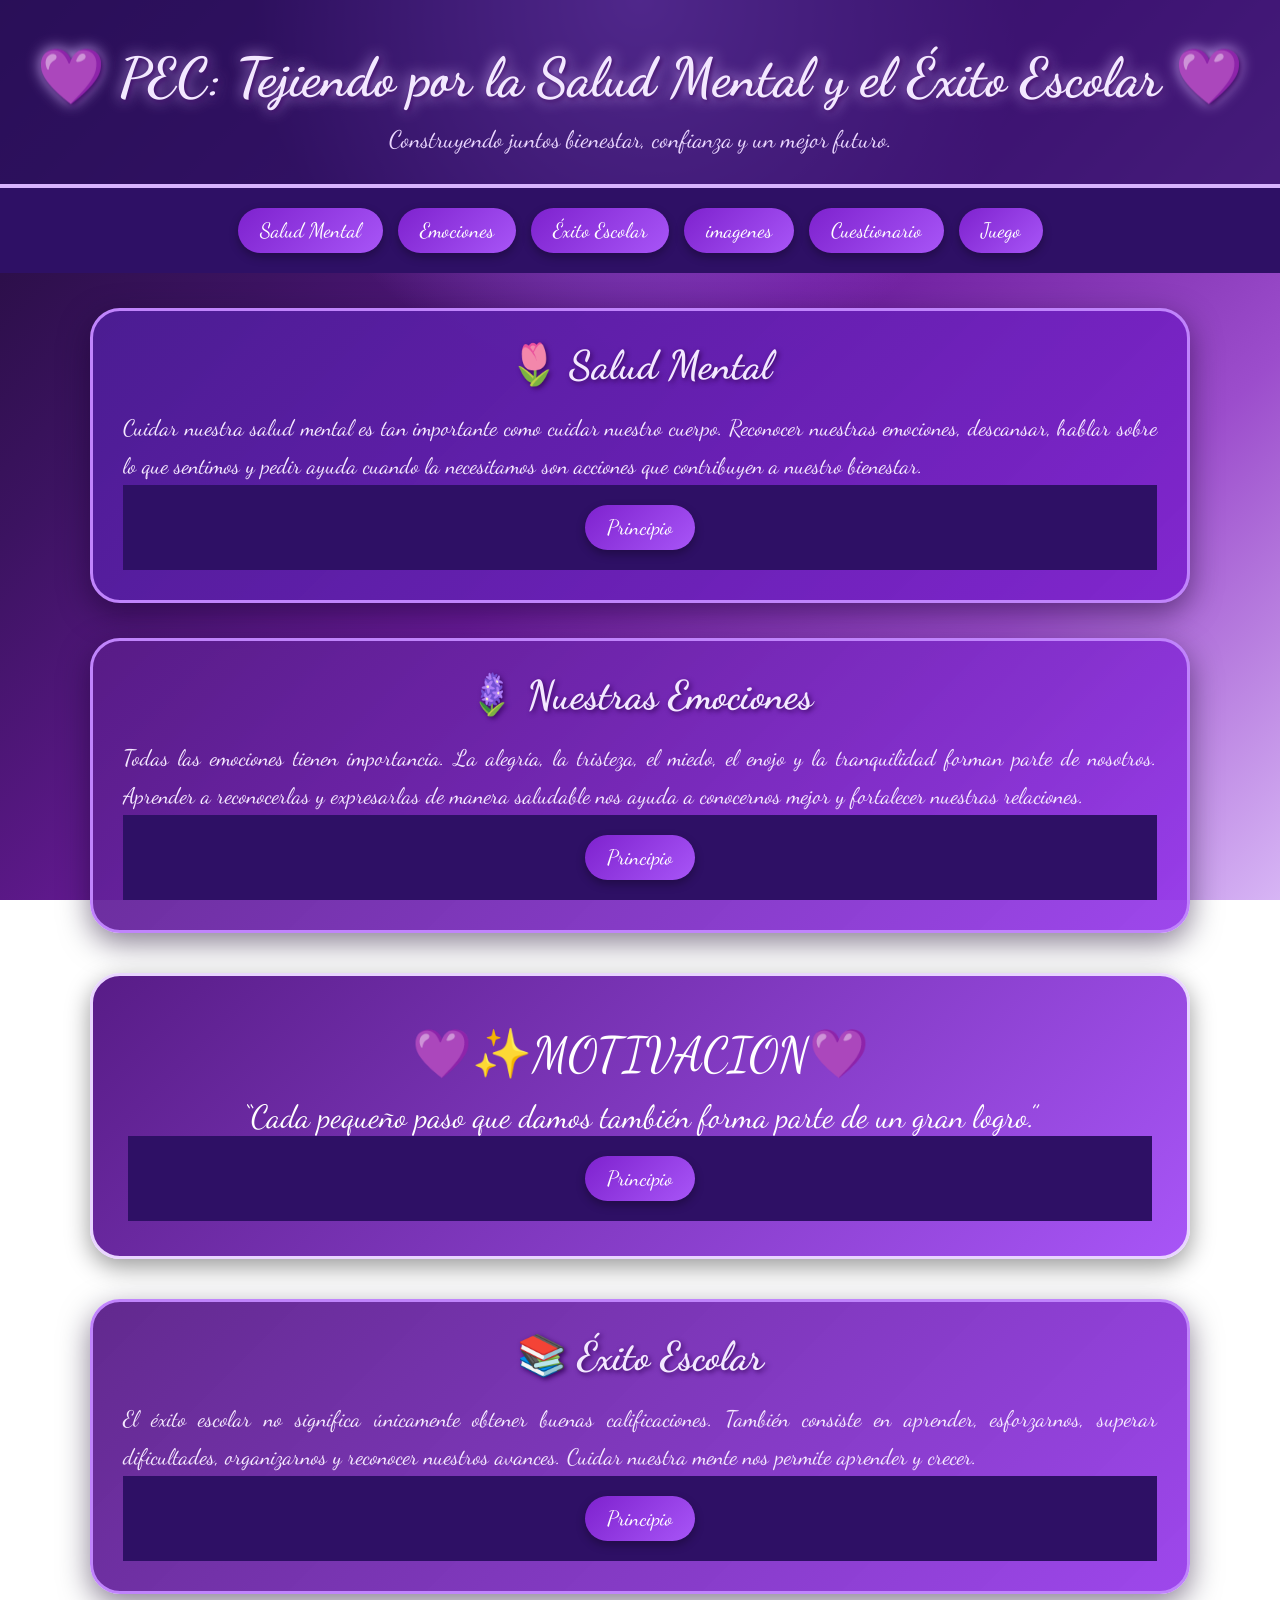
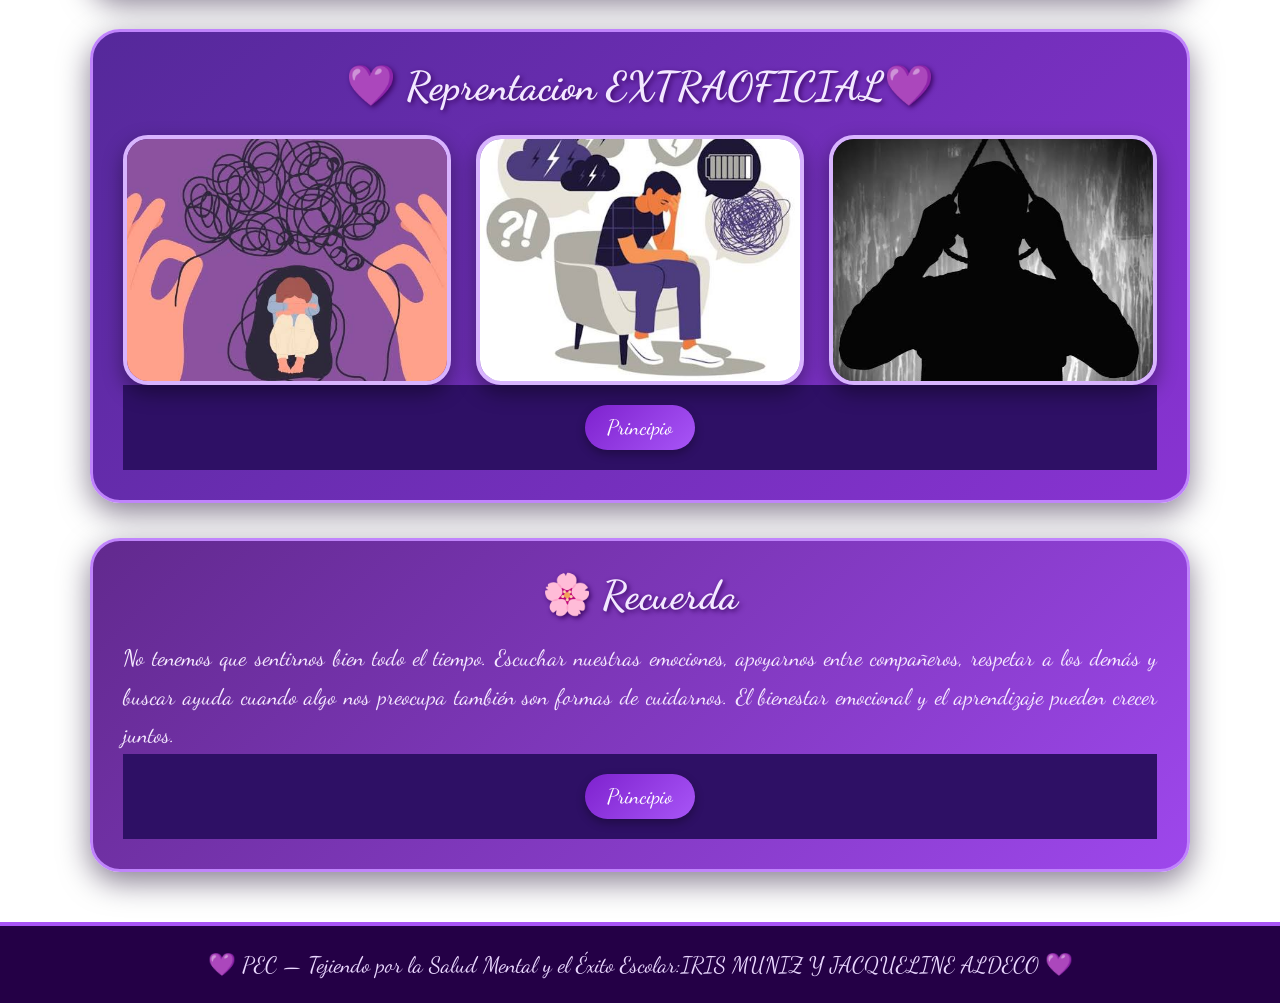
<file: index.html>
<!DOCTYPE html>
<html lang="es">
<head>
    <meta charset="UTF-8">
    <meta name="viewport" content="width=device-width, initial-scale=1.0">

    <title>PEC: Tejiendo por la Salud Mental y el Éxito Escolar</title>
    <link rel="stylesheet" href="estilos.css">

    <!-- Fuente cursiva -->
    <link href="https://fonts.googleapis.com/css2?family=Dancing+Script:wght@400;500;600;700&display=swap" rel="stylesheet">

</head>

<body>

    <header>
        <h1>💜 PEC: Tejiendo por la Salud Mental y el Éxito Escolar 💜</h1>
        <p>Construyendo juntos bienestar, confianza y un mejor futuro.</p>
    </header>

    <nav>
        <a href="#salud">Salud Mental</a>
        <a href="#emociones">Emociones</a>
        <a href="#escuela">Éxito Escolar</a>
        <a href="#imagenes">imagenes</a>
        <a href="cuestionario.html">Cuestionario</a>
        <a href="juego.html">Juego</a>
    </nav>

    <main class="contenedor">

        <section class="cuadro" id="salud">
            <h2>🌷 Salud Mental</h2>
    
            <p>
                Cuidar nuestra salud mental es tan importante como cuidar
                nuestro cuerpo. Reconocer nuestras emociones, descansar,
                hablar sobre lo que sentimos y pedir ayuda cuando la
                necesitamos son acciones que contribuyen a nuestro bienestar.
            </p>
            <nav>
            <a href="index.html">Principio</a>
        </nav>
        </section>

        <section class="cuadro" id="emociones">
            <h2>🪻 Nuestras Emociones</h2>
            <p>
                Todas las emociones tienen importancia. La alegría, la tristeza,
                el miedo, el enojo y la tranquilidad forman parte de nosotros.
                Aprender a reconocerlas y expresarlas de manera saludable nos
                ayuda a conocernos mejor y fortalecer nuestras relaciones.
            </p>
            <nav>
                <a href="index.html">Principio</a>
            </nav>
        </section>

        <div class="frase">
            <div class="corazon">💜✨MOTIVACION💜</div>
            <p>
                “Cada pequeño paso que damos también forma parte de un gran logro.”
            </p>
            <nav>
                <a href="index.html">Principio</a>
            </nav>
        </div>

        <section class="cuadro" id="escuela">
            <h2>📚 Éxito Escolar</h2>
            <p>
                El éxito escolar no significa únicamente obtener buenas
                calificaciones. También consiste en aprender, esforzarnos,
                superar dificultades, organizarnos y reconocer nuestros
                avances. Cuidar nuestra mente nos permite aprender y crecer.
            </p>
            <nav>
                <a href="index.html">Principio</a>
            </nav>
        </section>

        <section class="cuadro" id="imagenes">
            <h2>💜 Reprentacion EXTRAOFICIAL💜</h2>

            <div class="imagenes">

                <img src="imagen1.jfif" alt="Anciedad">

                <img src="imagen2.jfif" alt="Deprecion">

                <img src="imagen3.jfif" alt="Suicidio">

            </div>
            <nav>
                <a href="index.html">Principio</a>
            </nav>
        </section>

        <section class="cuadro">
            <h2>🌸 Recuerda</h2>
            <p>
                No tenemos que sentirnos bien todo el tiempo. Escuchar nuestras
                emociones, apoyarnos entre compañeros, respetar a los demás y
                buscar ayuda cuando algo nos preocupa también son formas de
                cuidarnos. El bienestar emocional y el aprendizaje pueden
                crecer juntos.
            </p>
            <nav>
                <a href="index.html">Principio</a>
            </nav>
        </section>

    </main>

    <footer>
        <p>💜 PEC — Tejiendo por la Salud Mental y el Éxito Escolar:IRIS MUNIZ Y JACQUELINE ALDECO 💜</p>
    </footer>
    

</body>
</html>
</file>
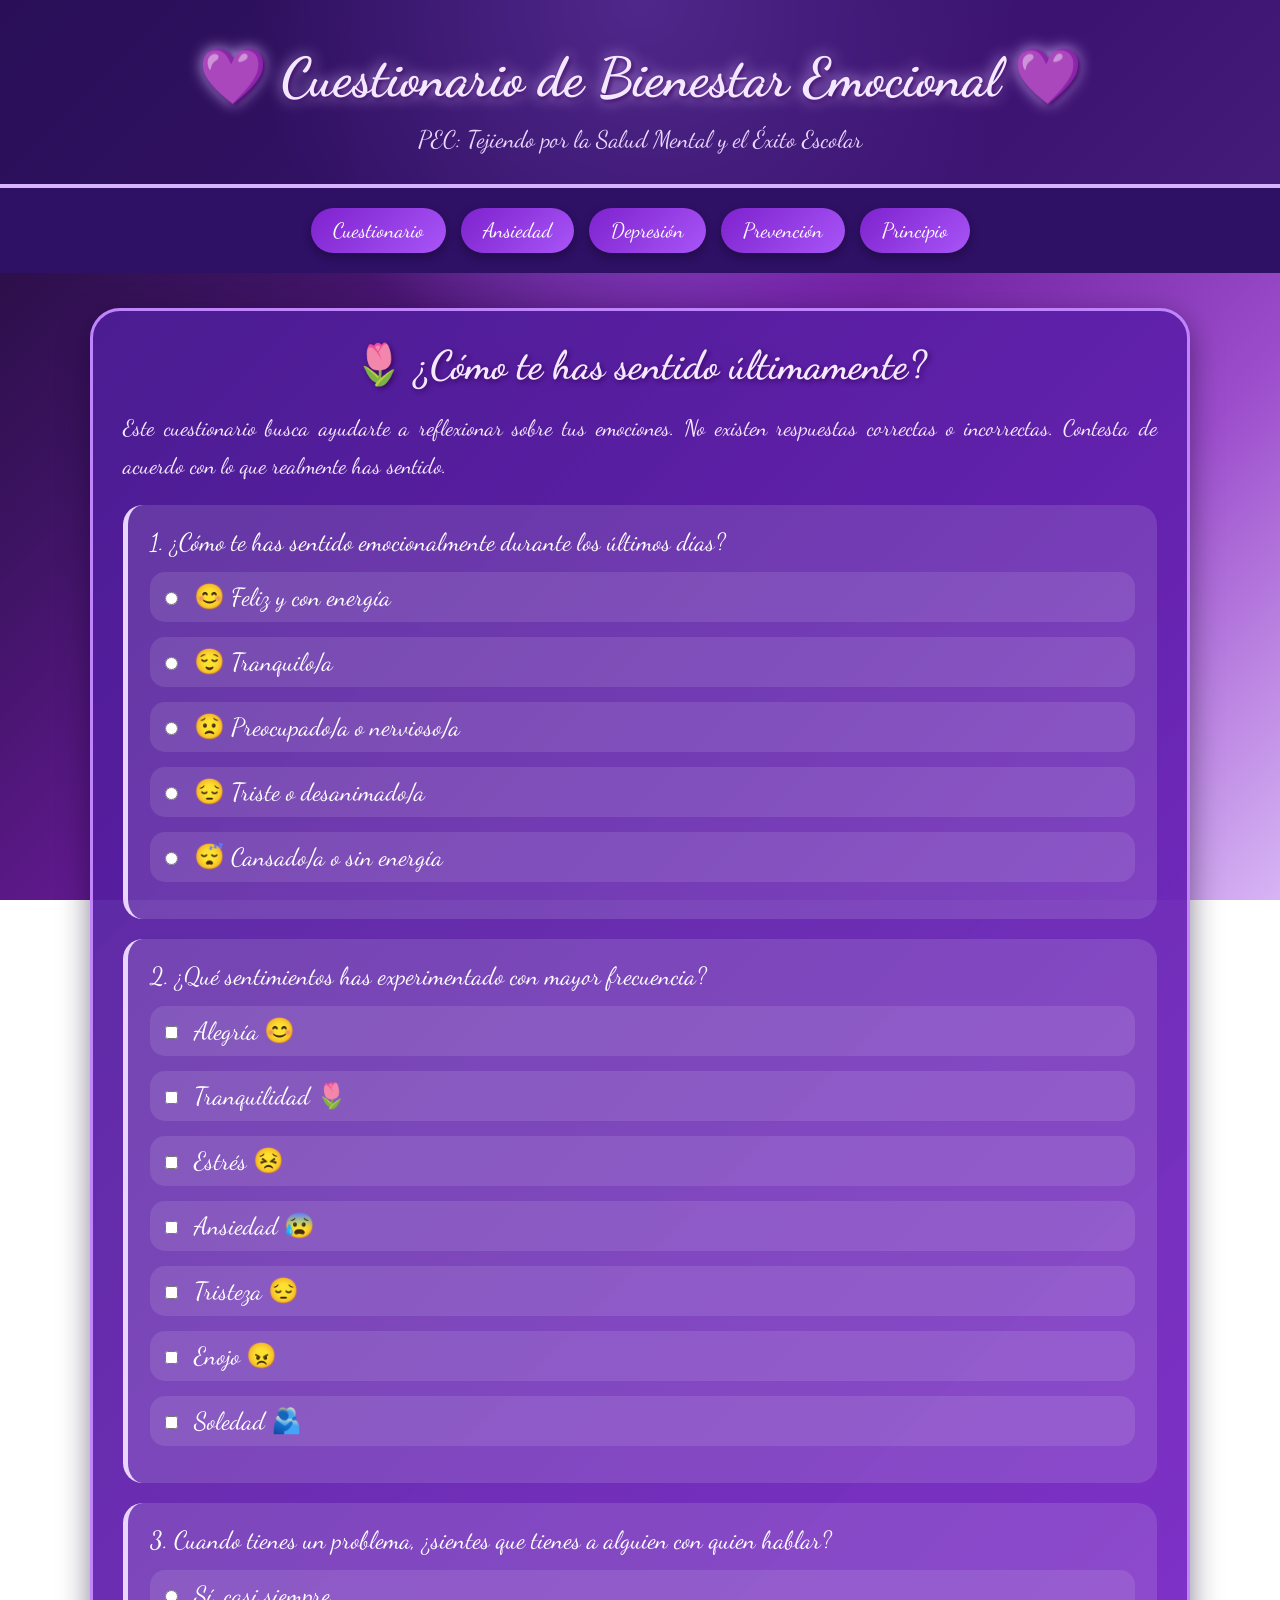
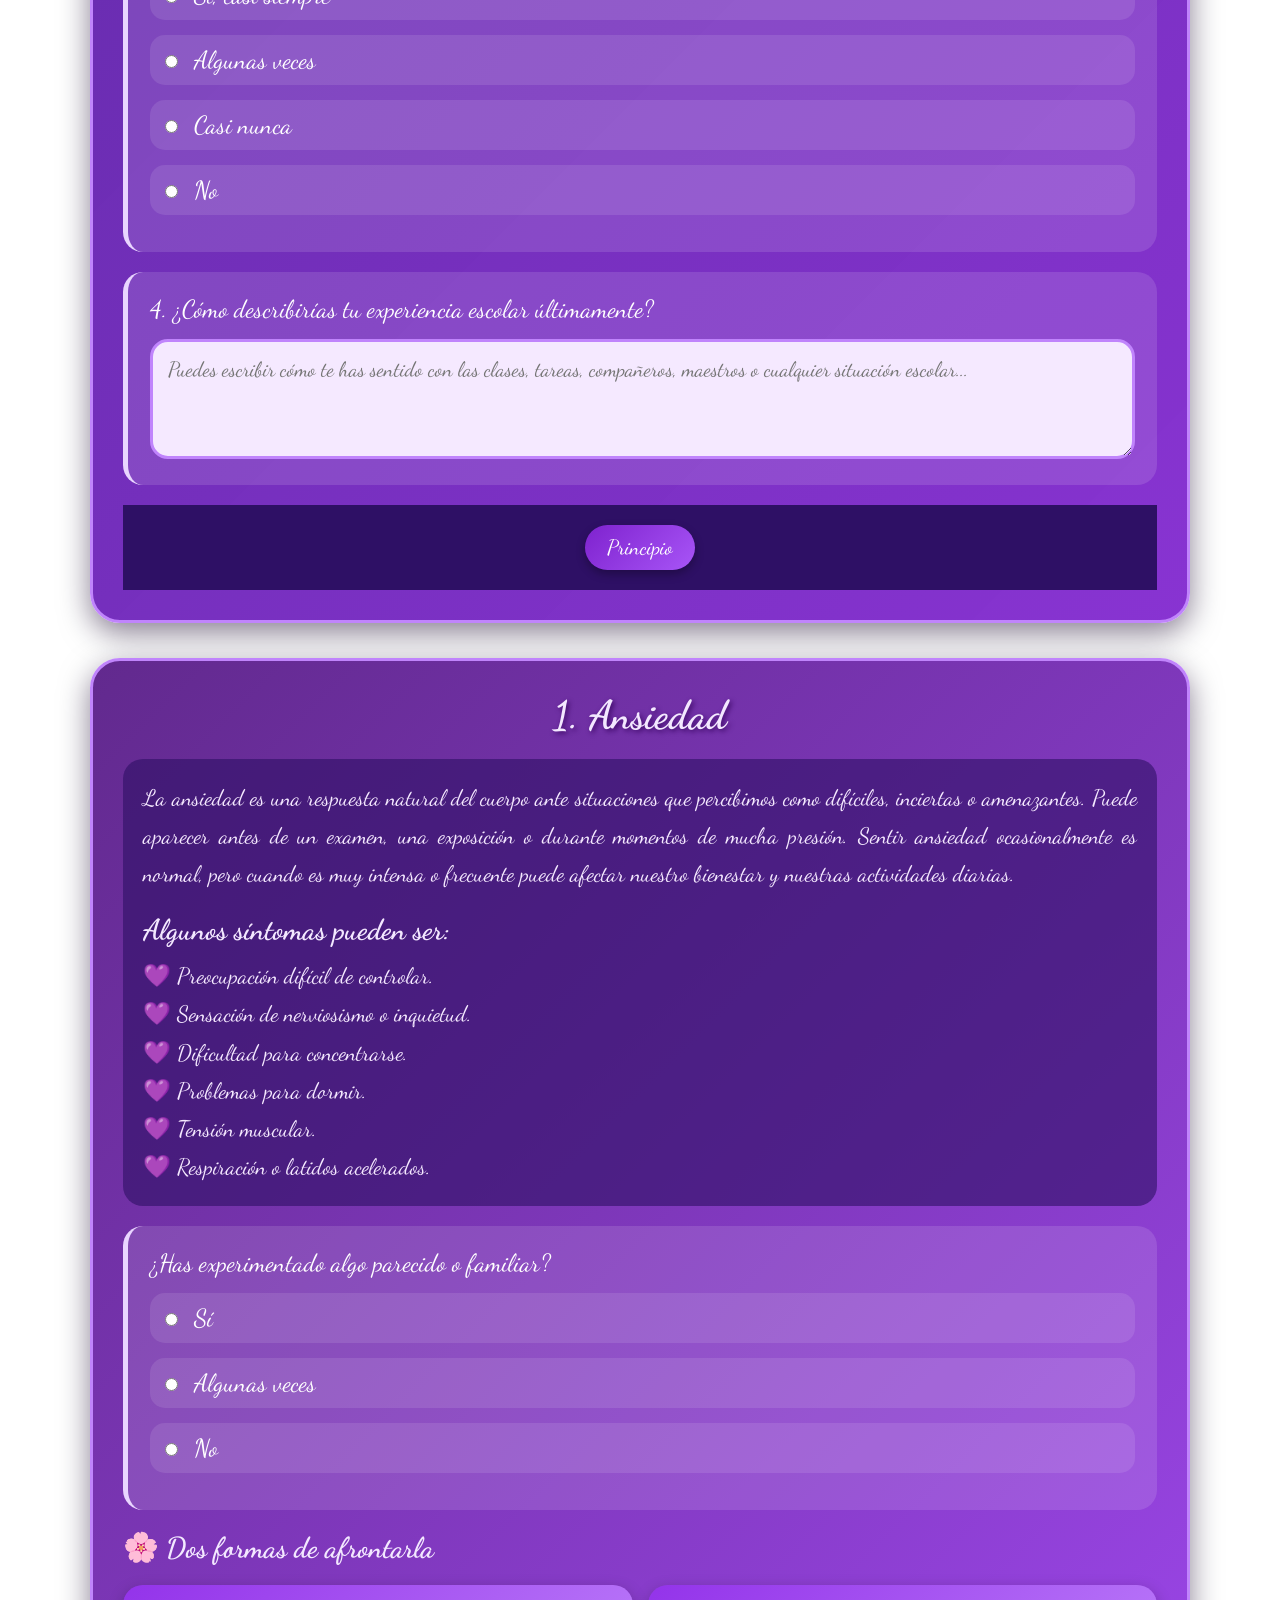
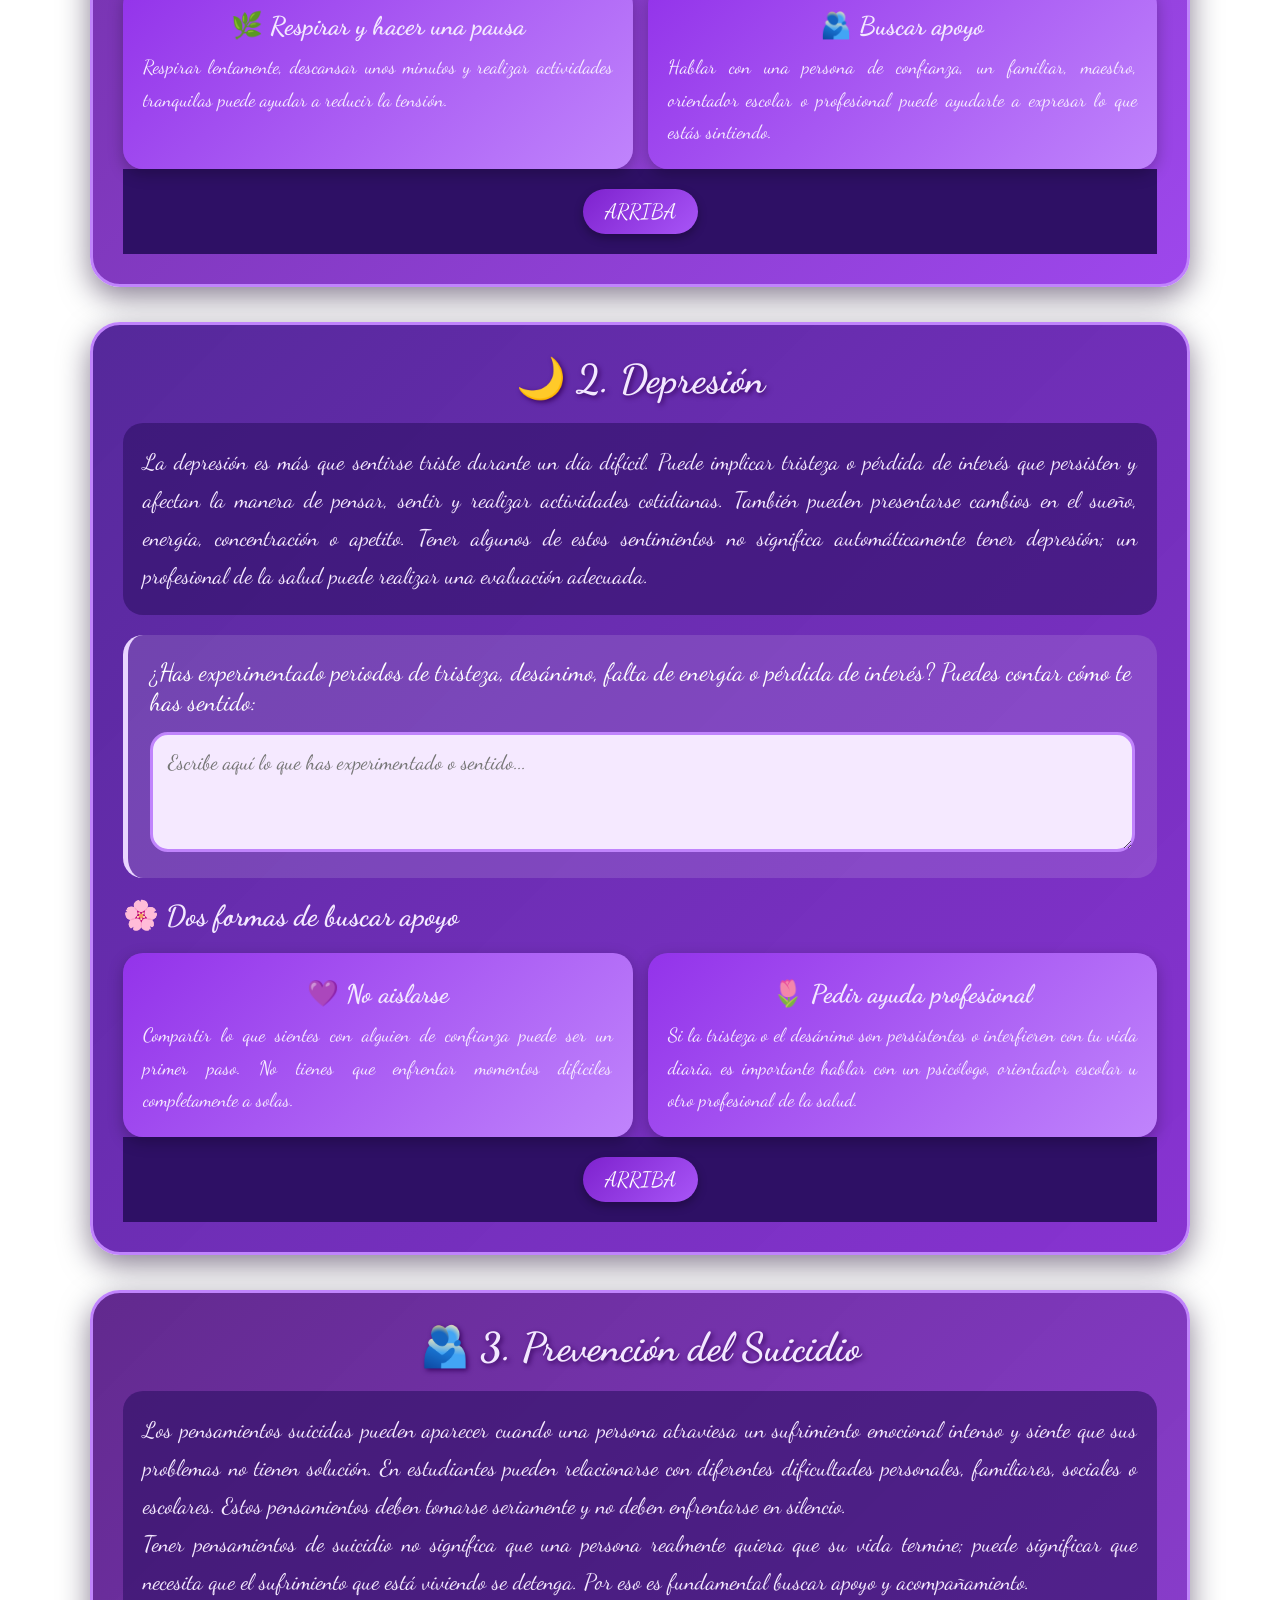
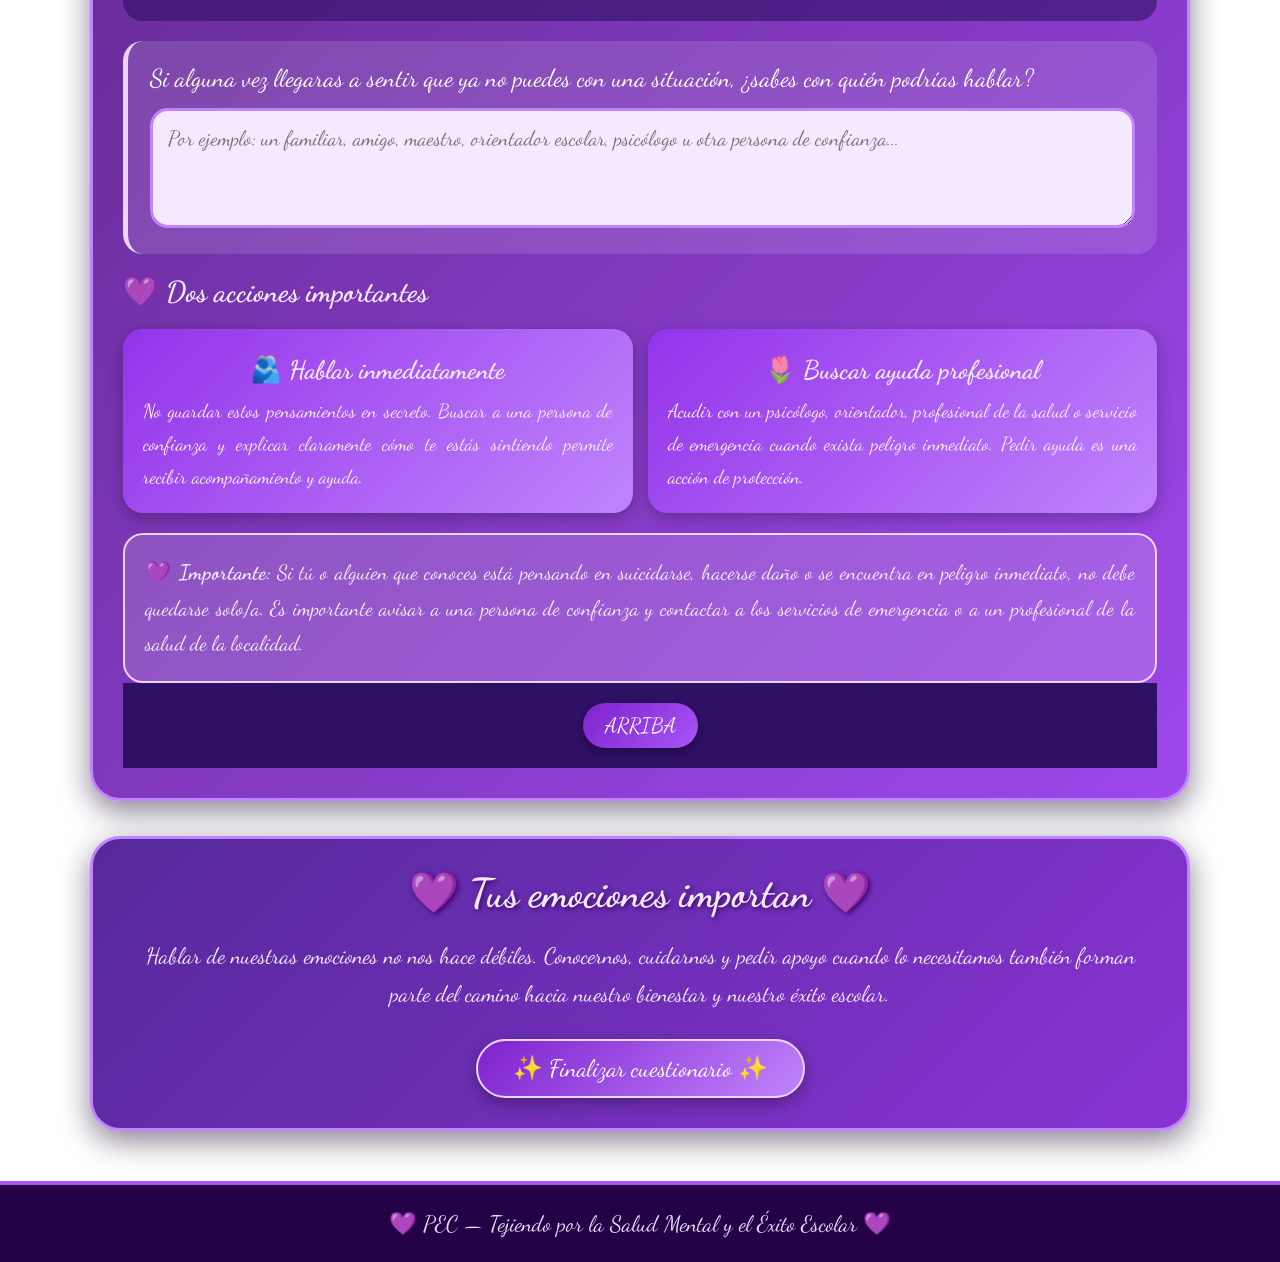
<file: cuestionario.html>
<!DOCTYPE html>
<html lang="es">
<head>
    <meta charset="UTF-8">
    <meta name="viewport" content="width=device-width, initial-scale=1.0">

    <title>Cuestionario | PEC: Tejiendo por la Salud Mental y el Éxito Escolar</title>
    <link rel="stylesheet" href="estilos.css">

    <link href="https://fonts.googleapis.com/css2?family=Dancing+Script:wght@400;500;600;700&display=swap" rel="stylesheet">

   
</head>

<body>

    <header>
        <h1>💜 Cuestionario de Bienestar Emocional 💜</h1>
        <p>PEC: Tejiendo por la Salud Mental y el Éxito Escolar</p>
    </header>

    <nav>
        <a href="#cuestionario">Cuestionario</a>
        <a href="#ansiedad">Ansiedad</a>
        <a href="#depresion">Depresión</a>
        <a href="#suicidio">Prevención</a>
        <a href="index.html">Principio</a>
    </nav>

    <main class="contenedor">

        <section class="cuadro" id="cuestionario">

            <h2>🌷 ¿Cómo te has sentido últimamente?</h2>

            <p>
                Este cuestionario busca ayudarte a reflexionar sobre tus emociones.
                No existen respuestas correctas o incorrectas. Contesta de acuerdo
                con lo que realmente has sentido.
            </p>

            <div class="pregunta">
                <label>1. ¿Cómo te has sentido emocionalmente durante los últimos días?</label>

                <label class="opcion">
                    <input type="radio" name="estado">
                    😊 Feliz y con energía
                </label>

                <label class="opcion">
                    <input type="radio" name="estado">
                    😌 Tranquilo/a
                </label>

                <label class="opcion">
                    <input type="radio" name="estado">
                    😟 Preocupado/a o nervioso/a
                </label>

                <label class="opcion">
                    <input type="radio" name="estado">
                    😔 Triste o desanimado/a
                </label>

                <label class="opcion">
                    <input type="radio" name="estado">
                    😴 Cansado/a o sin energía
                </label>
            </div>

            <div class="pregunta">

                <label>2. ¿Qué sentimientos has experimentado con mayor frecuencia?</label>

                <label class="opcion">
                    <input type="checkbox"> Alegría 😊
                </label>

                <label class="opcion">
                    <input type="checkbox"> Tranquilidad 🌷
                </label>

                <label class="opcion">
                    <input type="checkbox"> Estrés 😣
                </label>

                <label class="opcion">
                    <input type="checkbox"> Ansiedad 😰
                </label>

                <label class="opcion">
                    <input type="checkbox"> Tristeza 😔
                </label>

                <label class="opcion">
                    <input type="checkbox"> Enojo 😠
                </label>

                <label class="opcion">
                    <input type="checkbox"> Soledad 🫂
                </label>
            </div>

            <div class="pregunta">
                <label>3. Cuando tienes un problema, ¿sientes que tienes a alguien con quien hablar?</label>

                <label class="opcion">
                    <input type="radio" name="apoyo"> Sí, casi siempre
                </label>

                <label class="opcion">
                    <input type="radio" name="apoyo"> Algunas veces
                </label>

                <label class="opcion">
                    <input type="radio" name="apoyo"> Casi nunca
                </label>

                <label class="opcion">
                    <input type="radio" name="apoyo"> No
                </label>
            </div>

            <div class="pregunta">
                <label>4. ¿Cómo describirías tu experiencia escolar últimamente?</label>

                <textarea placeholder="Puedes escribir cómo te has sentido con las clases, tareas, compañeros, maestros o cualquier situación escolar..."></textarea>
            </div>

            <nav>
                <a href="index.html">Principio</a>
            </nav>

        </section>


        <section class="cuadro" id="ansiedad">

            <h2> 1. Ansiedad</h2>

            <div class="informacion">
                <p>
                    La ansiedad es una respuesta natural del cuerpo ante situaciones
                    que percibimos como difíciles, inciertas o amenazantes. Puede
                    aparecer antes de un examen, una exposición o durante momentos
                    de mucha presión. Sentir ansiedad ocasionalmente es normal, pero
                    cuando es muy intensa o frecuente puede afectar nuestro bienestar
                    y nuestras actividades diarias.
                </p>

                <h3>Algunos síntomas pueden ser:</h3>

                <p>
                    💜 Preocupación difícil de controlar.<br>
                    💜 Sensación de nerviosismo o inquietud.<br>
                    💜 Dificultad para concentrarse.<br>
                    💜 Problemas para dormir.<br>
                    💜 Tensión muscular.<br>
                    💜 Respiración o latidos acelerados.
                </p>
            </div>

            <div class="pregunta">
                <label>¿Has experimentado algo parecido o familiar?</label>

                <label class="opcion">
                    <input type="radio" name="ansiedad"> Sí
                </label>

                <label class="opcion">
                    <input type="radio" name="ansiedad"> Algunas veces
                </label>

                <label class="opcion">
                    <input type="radio" name="ansiedad"> No
                </label>
            </div>

            <h3>🌸 Dos formas de afrontarla</h3>

            <div class="soluciones">

                <div class="solucion">
                    <h3>🌿 Respirar y hacer una pausa</h3>
                    <p>
                        Respirar lentamente, descansar unos minutos y realizar
                        actividades tranquilas puede ayudar a reducir la tensión.
                    </p>
                </div>

                <div class="solucion">
                    <h3>🫂 Buscar apoyo</h3>
                    <p>
                        Hablar con una persona de confianza, un familiar, maestro,
                        orientador escolar o profesional puede ayudarte a expresar
                        lo que estás sintiendo.
                    </p>
                </div>

            </div>
            <nav>
                <a href="cuestionario.html">ARRIBA</a>
            </nav>

        </section>


        <section class="cuadro" id="depresion">

            <h2>🌙 2. Depresión</h2>

            <div class="informacion">
                <p>
                    La depresión es más que sentirse triste durante un día difícil.
                    Puede implicar tristeza o pérdida de interés que persisten y
                    afectan la manera de pensar, sentir y realizar actividades
                    cotidianas. También pueden presentarse cambios en el sueño,
                    energía, concentración o apetito. Tener algunos de estos
                    sentimientos no significa automáticamente tener depresión;
                    un profesional de la salud puede realizar una evaluación adecuada.
                </p>
            </div>

            <div class="pregunta">
                <label>
                    ¿Has experimentado periodos de tristeza, desánimo, falta de energía
                    o pérdida de interés? Puedes contar cómo te has sentido:
                </label>

                <textarea placeholder="Escribe aquí lo que has experimentado o sentido..."></textarea>
            </div>

            <h3>🌸 Dos formas de buscar apoyo</h3>

            <div class="soluciones">

                <div class="solucion">
                    <h3>💜 No aislarse</h3>
                    <p>
                        Compartir lo que sientes con alguien de confianza puede ser
                        un primer paso. No tienes que enfrentar momentos difíciles
                        completamente a solas.
                    </p>
                </div>

                <div class="solucion">
                    <h3>🌷 Pedir ayuda profesional</h3>
                    <p>
                        Si la tristeza o el desánimo son persistentes o interfieren
                        con tu vida diaria, es importante hablar con un psicólogo,
                        orientador escolar u otro profesional de la salud.
                    </p>
                </div>

            </div>
            <nav>
                <a href="cuestionario.html">ARRIBA</a>
            </nav>


        </section>


        <section class="cuadro" id="suicidio">

            <h2>🫂 3. Prevención del Suicidio</h2>

            <div class="informacion">
                <p>
                    Los pensamientos suicidas pueden aparecer cuando una persona
                    atraviesa un sufrimiento emocional intenso y siente que sus
                    problemas no tienen solución. En estudiantes pueden relacionarse
                    con diferentes dificultades personales, familiares, sociales
                    o escolares. Estos pensamientos deben tomarse seriamente y no
                    deben enfrentarse en silencio.
                </p>

                <p>
                    Tener pensamientos de suicidio no significa que una persona
                    realmente quiera que su vida termine; puede significar que
                    necesita que el sufrimiento que está viviendo se detenga.
                    Por eso es fundamental buscar apoyo y acompañamiento.
                </p>
            </div>

            <div class="pregunta">
                <label>
                    Si alguna vez llegaras a sentir que ya no puedes con una situación,
                    ¿sabes con quién podrías hablar?
                </label>

                <textarea placeholder="Por ejemplo: un familiar, amigo, maestro, orientador escolar, psicólogo u otra persona de confianza..."></textarea>
            </div>

            <h3>💜 Dos acciones importantes</h3>

            <div class="soluciones">

                <div class="solucion">
                    <h3>🫂 Hablar inmediatamente</h3>
                    <p>
                        No guardar estos pensamientos en secreto. Buscar a una persona
                        de confianza y explicar claramente cómo te estás sintiendo
                        permite recibir acompañamiento y ayuda.
                    </p>
                </div>

                <div class="solucion">
                    <h3>🌷 Buscar ayuda profesional</h3>
                    <p>
                        Acudir con un psicólogo, orientador, profesional de la salud
                        o servicio de emergencia cuando exista peligro inmediato.
                        Pedir ayuda es una acción de protección.
                    </p>
                </div>

            </div>

            <div class="aviso">
                <p>
                    💜 <strong>Importante:</strong> Si tú o alguien que conoces está
                    pensando en suicidarse, hacerse daño o se encuentra en peligro
                    inmediato, no debe quedarse solo/a. Es importante avisar a una
                    persona de confianza y contactar a los servicios de emergencia
                    o a un profesional de la salud de la localidad.
                </p>
            </div>
            <nav>
                <a href="cuestionario.html">ARRIBA</a>
            </nav>

        </section>


        <section class="cuadro">

            <h2>💜 Tus emociones importan 💜</h2>

            <p style="text-align:center;">
                Hablar de nuestras emociones no nos hace débiles.
                Conocernos, cuidarnos y pedir apoyo cuando lo necesitamos
                también forman parte del camino hacia nuestro bienestar
                y nuestro éxito escolar.
            </p>

            <button class="boton" type="button" onclick="finalizarCuestionario()">
                ✨ Finalizar cuestionario ✨
            </button>

            <div id="mensajeFinal">
                💜 ¡Gracias por responder! Recuerda que este cuestionario es
                únicamente una herramienta de reflexión y no sustituye una
                evaluación realizada por un profesional de la salud mental.
            </div>

        </section>

    </main>


    <footer>
        <p>
            💜 PEC — Tejiendo por la Salud Mental y el Éxito Escolar 💜
        </p>
    </footer>


    <script>
        function finalizarCuestionario() {
            const mensaje = document.getElementById("mensajeFinal");

            mensaje.style.display = "block";

            mensaje.scrollIntoView({
                behavior: "smooth",
                block: "center"
            });
        }
    </script>

</body>
</html>
</file>
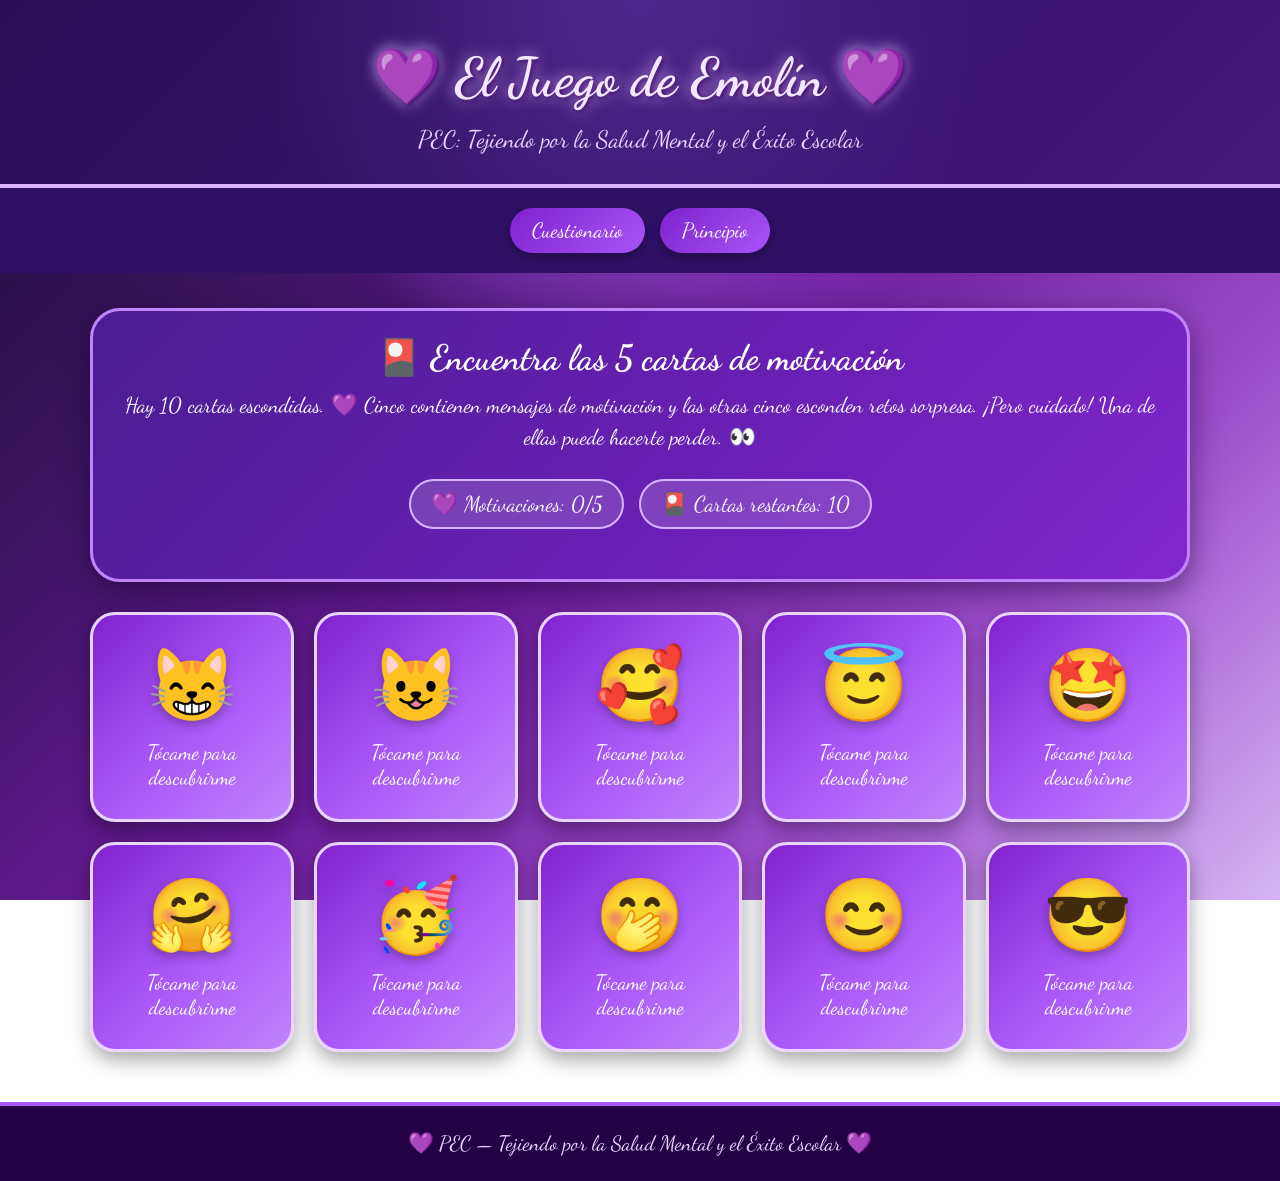
<file: juego.html>
<!DOCTYPE html>
<html lang="es">
<head>
    <meta charset="UTF-8">
    <meta name="viewport" content="width=device-width, initial-scale=1.0">

    <title>Juego de Emociones | PEC</title>
     <link rel="stylesheet" href="estilos.css">

    <link href="https://fonts.googleapis.com/css2?family=Dancing+Script:wght@400;500;600;700&display=swap" rel="stylesheet">

    
</head>

<body>

<header>

    <h1>💜 El Juego de Emolín 💜</h1>

    <p>
        PEC: Tejiendo por la Salud Mental y el Éxito Escolar
    </p>

</header>

<nav>
    <a href="cuestionario.html">Cuestionario</a>
    <a href="index.html">Principio</a>
</nav>

<main class="contenedor">

    <section class="instrucciones">

        <h2>🎴 Encuentra las 5 cartas de motivación</h2>

        <p>
            Hay 10 cartas escondidas. 💜
            Cinco contienen mensajes de motivación y las otras
            cinco esconden retos sorpresa.
            ¡Pero cuidado! Una de ellas puede hacerte perder. 👀
        </p>

        <div class="marcador">

            <div class="dato">
                💜 Motivaciones:
                <span id="contador">0</span>/5
            </div>

            <div class="dato">
                🎴 Cartas restantes:
                <span id="restantes">10</span>
            </div>

        </div>

    </section>


    <section class="tablero" id="tablero">

        <!-- Las cartas aparecerán aquí automáticamente -->

    </section>


    <section class="resultado" id="resultado">

        <h2 id="tituloResultado"></h2>

        <p id="textoResultado"></p>

        <button class="boton" onclick="reiniciarJuego()">
            🔄 Jugar otra vez
        </button>

    </section>

</main>


<footer>

    💜 PEC — Tejiendo por la Salud Mental y el Éxito Escolar 💜

</footer>


<script>

    /* ========================================== */
    /* CONTENIDO DE LAS 10 CARTAS                */
    /* ========================================== */

    const cartasOriginales = [

        /* 5 CARTAS DE MOTIVACIÓN */

        {
            tipo: "motivacion",
            icono: "🌷",
            mensaje: "¡Sigue adelante! Incluso los pequeños pasos te acercan a tus metas."
        },

        {
            tipo: "motivacion",
            icono: "💜",
            mensaje: "Eres capaz de lograr mucho más de lo que imaginas. Confía en ti."
        },

        {
            tipo: "motivacion",
            icono: "⭐",
            mensaje: "No necesitas ser perfecto/a. Lo importante es aprender y seguir intentando."
        },

        {
            tipo: "motivacion",
            icono: "🌸",
            mensaje: "Tu esfuerzo también cuenta, incluso cuando los resultados tardan en llegar."
        },

        {
            tipo: "motivacion",
            icono: "✨",
            mensaje: "Nunca olvides que pedir ayuda también es una forma de ser fuerte."
        },


        /* 4 CARTAS RANDOM */

        {
            tipo: "reto",
            icono: "💰",
            mensaje: "¡Excelente! Tu misión es encontrar una moneda de 50 sentavos. 💰"
        },

        {
            tipo: "reto",
            icono: "🔑",
            mensaje: "¡Reto sorpresa! Encuentra unas llaves color rosa y negro, antes de continuar. 🔑"
        },

        {
            tipo: "reto",
            icono: "💜",
            mensaje: "¡Misión especial! Encuentra algún objeto de color morado y cuadrado. 💜"
        },

        {
            tipo: "reto",
            icono: "✏️",
            mensaje: "¡Reto rápido! Encuentra un lápiz, pluma o marcador color verde limon. ✏️"
        },


        /* 1 CARTA DE PERDER */

        {
            tipo: "perdiste",
            icono: "😿",
            mensaje: "¡Oh no! Lo siento, has encontrado la carta secreta. Has perdido esta ronda."
        }

    ];


    const emojis = [
        "😊",
        "🥰",
        "😎",
        "🤭",
        "😺",
        "🤩",
        "😸",
        "🥳",
        "😇",
        "🤗"
    ];


    let motivacionesEncontradas = 0;

    let cartasAbiertas = 0;

    let juegoTerminado = false;


    /* ========================================== */
    /* MEZCLAR CARTAS                             */
    /* ========================================== */

    function mezclar(array) {

        for (let i = array.length - 1; i > 0; i--) {

            const j =
                Math.floor(Math.random() * (i + 1));

            [array[i], array[j]] =
                [array[j], array[i]];

        }

        return array;

    }


    /* ========================================== */
    /* CREAR JUEGO                                */
    /* ========================================== */

    function crearJuego() {

        const tablero =
            document.getElementById("tablero");

        tablero.innerHTML = "";


        const cartas =
            mezclar([...cartasOriginales]);


        const emojisMezclados =
            mezclar([...emojis]);


        cartas.forEach((datos, indice) => {

            const carta =
                document.createElement("div");


            carta.classList.add(
                "carta",
                datos.tipo
            );


            carta.innerHTML = `

                <div class="carta-interior">

                    <div class="cara frente">

                        <div class="emoji">
                            ${emojisMezclados[indice]}
                        </div>

                        <p>
                            Tócame para descubrirme
                        </p>

                    </div>


                    <div class="cara atras">

                        <div class="icono">
                            ${datos.icono}
                        </div>

                        <p>
                            ${datos.mensaje}
                        </p>

                    </div>

                </div>

            `;


            carta.addEventListener(
                "click",
                function() {

                    voltearCarta(
                        carta,
                        datos
                    );

                }
            );


            tablero.appendChild(carta);

        });

    }


    /* ========================================== */
    /* VOLTEAR CARTA                              */
    /* ========================================== */

    function voltearCarta(carta, datos) {

        if (
            juegoTerminado ||
            carta.classList.contains("volteada")
        ) {
            return;
        }


        carta.classList.add("volteada");

        cartasAbiertas++;


        document.getElementById(
            "restantes"
        ).textContent =
            10 - cartasAbiertas;


        /* MOTIVACIÓN */

        if (datos.tipo === "motivacion") {

            motivacionesEncontradas++;


            document.getElementById(
                "contador"
            ).textContent =
                motivacionesEncontradas;


            if (motivacionesEncontradas === 5) {

                setTimeout(
                    ganarJuego,
                    700
                );

            }

        }


        /* CARTA PERDISTE */

        if (datos.tipo === "perdiste") {

            setTimeout(
                perderJuego,
                700
            );

        }

    }


    /* ========================================== */
    /* GANAR                                      */
    /* ========================================== */

    function ganarJuego() {

        juegoTerminado = true;


        const resultado =
            document.getElementById("resultado");


        document.getElementById(
            "tituloResultado"
        ).innerHTML =
            "🎉💜 ¡Felicidades! 💜🎉";


        document.getElementById(
            "textoResultado"
        ).innerHTML =

            "¡Encontraste las 5 cartas de motivación! " +

            "Recuerda guardar esos mensajes contigo. " +

            "Cada día es una nueva oportunidad para aprender, crecer y volver a intentarlo. 🌷✨";


        resultado.style.display = "block";


        resultado.scrollIntoView({

            behavior: "smooth",

            block: "center"

        });

    }


    /* ========================================== */
    /* PERDER                                     */
    /* ========================================== */

    function perderJuego() {

        juegoTerminado = true;


        const resultado =
            document.getElementById("resultado");


        document.getElementById(
            "tituloResultado"
        ).innerHTML =
            "😿 ¡Oh no!";


        document.getElementById(
            "textoResultado"
        ).innerHTML =

            "Lo siento, encontraste la carta de perder. " +

            "Pero no pasa nada... ¡puedes volver a intentarlo! 💜";


        resultado.style.display = "block";


        resultado.scrollIntoView({

            behavior: "smooth",

            block: "center"

        });

    }


    /* ========================================== */
    /* REINICIAR                                  */
    /* ========================================== */

    function reiniciarJuego() {

        motivacionesEncontradas = 0;

        cartasAbiertas = 0;

        juegoTerminado = false;


        document.getElementById(
            "contador"
        ).textContent = "0";


        document.getElementById(
            "restantes"
        ).textContent = "10";


        document.getElementById(
            "resultado"
        ).style.display = "none";


        crearJuego();


        window.scrollTo({

            top: 0,

            behavior: "smooth"

        });

    }


    /* ========================================== */
    /* INICIAR JUEGO                              */
    /* ========================================== */

    crearJuego();

</script>

</body>
</html>
</file>
<file: estilos.css>
* {
            margin: 0;
            padding: 0;
            box-sizing: border-box;
        }

        body {
            font-family: "Dancing Script", cursive;
            background: linear-gradient(
                135deg,
                #1d0b33,
                #3c1361,
                #6a1b9a,
                #9c4dcc,
                #d7b5f5
            );
            background-attachment: fixed;
            color: #ffffff;
            min-height: 100vh;
        }

        header {
            text-align: center;
            padding: 60px 20px;
            background: linear-gradient(
                135deg,
                rgba(61, 19, 97, 0.95),
                rgba(126, 63, 152, 0.90)
            );
            border-bottom: 5px solid #d8b4fe;
            box-shadow: 0 8px 25px rgba(0, 0, 0, 0.35);
        }

        header h1 {
            font-size: 3.5rem;
            color: #f3e8ff;
            text-shadow:
                2px 2px 5px #4a145e,
                0 0 15px #d8b4fe;
            margin-bottom: 15px;
        }

        header p {
            font-size: 1.7rem;
            color: #ead7ff;
        }

        nav {
            display: flex;
            justify-content: center;
            flex-wrap: wrap;
            gap: 15px;
            padding: 20px;
            background-color: #2e1065;
        }

        nav a {
            text-decoration: none;
            color: white;
            font-size: 1.4rem;
            padding: 10px 25px;
            border-radius: 25px;
            background: linear-gradient(135deg, #7e22ce, #a855f7);
            transition: 0.3s;
            box-shadow: 0 4px 10px rgba(0, 0, 0, 0.3);
        }

        nav a:hover {
            background: linear-gradient(135deg, #c084fc, #9333ea);
            transform: scale(1.08);
        }

        .contenedor {
            width: 90%;
            max-width: 1100px;
            margin: 40px auto;
        }

        .cuadro {
            background: linear-gradient(
                135deg,
                rgba(76, 29, 149, 0.94),
                rgba(126, 34, 206, 0.90)
            );
            border: 3px solid #c084fc;
            border-radius: 30px;
            padding: 30px;
            margin-bottom: 35px;
            box-shadow: 0 10px 30px rgba(20, 0, 40, 0.5);
            transition: 0.3s;
        }

        .cuadro:nth-child(even) {
            background: linear-gradient(
                135deg,
                rgba(88, 28, 135, 0.94),
                rgba(147, 51, 234, 0.90)
            );
        }

        .cuadro:hover {
            transform: translateY(-5px);
            box-shadow: 0 15px 35px rgba(216, 180, 254, 0.35);
        }

        .cuadro h2 {
            color: #f3e8ff;
            font-size: 2.4rem;
            margin-bottom: 15px;
            text-align: center;
            text-shadow: 2px 2px 5px #3b0764;
        }

        .cuadro p {
            font-size: 1.5rem;
            line-height: 1.7;
            color: #f5e9ff;
            text-align: justify;
        }

        .imagenes {
            display: grid;
            grid-template-columns: repeat(auto-fit, minmax(220px, 1fr));
            gap: 25px;
            margin-top: 25px;
        }

        .imagenes img {
            width: 100%;
            height: 250px;
            object-fit: cover;
            border-radius: 25px;
            border: 4px solid #d8b4fe;
            box-shadow: 0 8px 20px rgba(0, 0, 0, 0.4);
            transition: 0.4s;
        }

        .imagenes img:hover {
            transform: scale(1.05) rotate(1deg);
            border-color: #f3e8ff;
        }

        .frase {
            text-align: center;
            background: linear-gradient(135deg, #581c87, #a855f7);
            padding: 35px;
            border-radius: 30px;
            border: 3px solid #e9d5ff;
            margin: 40px 0;
            box-shadow: 0 8px 25px rgba(0, 0, 0, 0.4);
        }

        .frase p {
            font-size: 2rem;
            color: #ffffff;
        }

        .corazon {
            font-size: 3rem;
            text-align: center;
            margin: 15px;
        }

        footer {
            background: #240046;
            color: #ead7ff;
            text-align: center;
            padding: 30px 20px;
            margin-top: 50px;
            border-top: 4px solid #a855f7;
        }

        footer p {
            font-size: 1.4rem;
        }

        @media (max-width: 600px) {
            header h1 {
                font-size: 2.4rem;
            }

            header p {
                font-size: 1.3rem;
            }

            .cuadro h2 {
                font-size: 2rem;
            }

            .cuadro p {
                font-size: 1.25rem;
            }
        }
    

        * {
            margin: 0;
            padding: 0;
            box-sizing: border-box;
        }

        body {
            font-family: "Dancing Script", cursive;
            background: linear-gradient(
                135deg,
                #1d0b33,
                #3c1361,
                #6a1b9a,
                #9c4dcc,
                #d7b5f5
            );
            background-attachment: fixed;
            color: white;
            min-height: 100vh;
        }

        header {
            text-align: center;
            padding: 55px 20px;
            background: linear-gradient(
                135deg,
                rgba(61, 19, 97, 0.96),
                rgba(126, 63, 152, 0.92)
            );
            border-bottom: 5px solid #d8b4fe;
            box-shadow: 0 8px 25px rgba(0,0,0,0.35);
        }

        header h1 {
            font-size: 3.3rem;
            color: #f3e8ff;
            text-shadow:
                2px 2px 5px #4a145e,
                0 0 15px #d8b4fe;
            margin-bottom: 15px;
        }

        header p {
            font-size: 1.6rem;
            color: #ead7ff;
        }

        nav {
            display: flex;
            justify-content: center;
            flex-wrap: wrap;
            gap: 15px;
            padding: 20px;
            background: #2e1065;
        }

        nav a {
            text-decoration: none;
            color: white;
            font-size: 1.3rem;
            padding: 10px 22px;
            border-radius: 25px;
            background: linear-gradient(135deg, #7e22ce, #a855f7);
            transition: 0.3s;
        }

        nav a:hover {
            transform: scale(1.08);
            background: linear-gradient(135deg, #c084fc, #9333ea);
        }

        .contenedor {
            width: 90%;
            max-width: 1000px;
            margin: 40px auto;
        }

        .cuadro {
            background: linear-gradient(
                135deg,
                rgba(76, 29, 149, 0.95),
                rgba(126, 34, 206, 0.92)
            );
            border: 3px solid #c084fc;
            border-radius: 30px;
            padding: 30px;
            margin-bottom: 35px;
            box-shadow: 0 10px 30px rgba(20, 0, 40, 0.5);
            transition: 0.3s;
        }

        .cuadro:hover {
            transform: translateY(-4px);
        }

        .cuadro h2 {
            text-align: center;
            font-size: 2.5rem;
            color: #f3e8ff;
            margin-bottom: 20px;
            text-shadow: 2px 2px 5px #3b0764;
        }

        .cuadro h3 {
            font-size: 1.8rem;
            color: #f3e8ff;
            margin: 20px 0 10px;
        }

        .cuadro p {
            font-size: 1.4rem;
            line-height: 1.7;
            color: #f5e9ff;
        }

        .pregunta {
            background: rgba(255,255,255,0.12);
            padding: 22px;
            margin: 20px 0;
            border-radius: 20px;
            border-left: 5px solid #e9d5ff;
        }

        .pregunta label {
            display: block;
            font-size: 1.55rem;
            margin-bottom: 15px;
        }

        .opcion {
            display: block;
            background: rgba(255,255,255,0.10);
            padding: 10px 15px;
            margin: 8px 0;
            border-radius: 15px;
            font-size: 1.25rem;
            cursor: pointer;
            transition: 0.3s;
        }

        .opcion:hover {
            background: rgba(255,255,255,0.25);
            transform: translateX(5px);
        }

        input[type="radio"],
        input[type="checkbox"] {
            margin-right: 10px;
            accent-color: #d8b4fe;
        }

        textarea {
            width: 100%;
            min-height: 120px;
            resize: vertical;
            border: 3px solid #c084fc;
            border-radius: 18px;
            padding: 15px;
            font-family: "Dancing Script", cursive;
            font-size: 1.3rem;
            background: #f5e9ff;
            color: #3b0764;
            outline: none;
        }

        textarea:focus {
            border-color: #ffffff;
            box-shadow: 0 0 12px #d8b4fe;
        }

        .informacion {
            background: rgba(46, 16, 101, 0.60);
            padding: 20px;
            border-radius: 20px;
            margin: 15px 0;
        }

        .soluciones {
            display: grid;
            grid-template-columns: repeat(auto-fit, minmax(220px, 1fr));
            gap: 15px;
            margin-top: 20px;
        }

        .solucion {
            background: linear-gradient(135deg, #9333ea, #c084fc);
            padding: 20px;
            border-radius: 20px;
            text-align: center;
            box-shadow: 0 5px 15px rgba(0,0,0,0.25);
        }

        .solucion h3 {
            font-size: 1.6rem;
            margin: 5px 0 10px;
        }

        .solucion p {
            font-size: 1.2rem;
        }

        .aviso {
            background: rgba(255,255,255,0.15);
            border: 2px solid #e9d5ff;
            padding: 20px;
            border-radius: 20px;
            margin-top: 20px;
            text-align: center;
        }

        .aviso p {
            font-size: 1.3rem;
        }

        .boton {
            display: block;
            margin: 30px auto 10px;
            padding: 15px 40px;
            border: none;
            border-radius: 30px;
            background: linear-gradient(135deg, #c084fc, #7e22ce);
            color: white;
            font-family: "Dancing Script", cursive;
            font-size: 1.6rem;
            cursor: pointer;
            box-shadow: 0 6px 15px rgba(0,0,0,0.3);
            transition: 0.3s;
        }

        .boton:hover {
            transform: scale(1.08);
            background: linear-gradient(135deg, #e9d5ff, #9333ea);
        }

        #mensajeFinal {
            display: none;
            text-align: center;
            margin-top: 20px;
            background: rgba(255,255,255,0.15);
            padding: 20px;
            border-radius: 20px;
            font-size: 1.4rem;
        }

        footer {
            background: #240046;
            color: #ead7ff;
            text-align: center;
            padding: 30px 20px;
            margin-top: 50px;
            border-top: 4px solid #a855f7;
        }

        footer p {
            font-size: 1.4rem;
        }

        @media (max-width: 600px) {
            header h1 {
                font-size: 2.3rem;
            }

            header p {
                font-size: 1.2rem;
            }

            .cuadro h2 {
                font-size: 2rem;
            }

            .cuadro p {
                font-size: 1.2rem;
            }
        }

        * {
            margin: 0;
            padding: 0;
            box-sizing: border-box;
        }

        body {
            min-height: 100vh;
            font-family: "Dancing Script", cursive;
            color: white;

            background:
                radial-gradient(circle at top, #b66cff, transparent 35%),
                linear-gradient(
                    135deg,
                    #1d0b33,
                    #3c1361,
                    #6a1b9a,
                    #9c4dcc,
                    #d7b5f5
                );

            background-attachment: fixed;
        }

        header {
            text-align: center;
            padding: 45px 20px 30px;

            background: rgba(46, 16, 101, 0.75);

            border-bottom: 4px solid #d8b4fe;

            box-shadow:
                0 8px 25px rgba(0,0,0,0.35);
        }

        header h1 {
            font-size: 3.4rem;
            color: #f3e8ff;

            text-shadow:
                2px 2px 5px #3b0764,
                0 0 15px #d8b4fe;
        }

        header p {
            font-size: 1.5rem;
            margin-top: 10px;
            color: #ead7ff;
        }

        .contenedor {
            width: 92%;
            max-width: 1100px;
            margin: 35px auto;
        }

        .instrucciones {
            background: linear-gradient(
                135deg,
                rgba(76,29,149,0.95),
                rgba(126,34,206,0.92)
            );

            border: 3px solid #c084fc;
            border-radius: 30px;

            padding: 25px;

            text-align: center;

            box-shadow:
                0 10px 30px rgba(20,0,40,0.5);

            margin-bottom: 30px;
        }

        .instrucciones h2 {
            font-size: 2.2rem;
            margin-bottom: 10px;
        }

        .instrucciones p {
            font-size: 1.35rem;
            line-height: 1.5;
        }

        .marcador {
            display: flex;
            justify-content: center;
            flex-wrap: wrap;
            gap: 15px;

            margin: 25px 0;
        }

        .dato {
            background: rgba(255,255,255,0.15);

            border: 2px solid #d8b4fe;

            padding: 10px 20px;

            border-radius: 25px;

            font-size: 1.35rem;
        }

        /* =========================== */
        /* TABLERO                     */
        /* =========================== */

        .tablero {
            display: grid;

            grid-template-columns:
                repeat(5, minmax(130px, 1fr));

            gap: 20px;

            perspective: 1000px;
        }

        /* =========================== */
        /* CARTAS                      */
        /* =========================== */

        .carta {
            height: 210px;

            cursor: pointer;

            perspective: 1000px;
        }

        .carta-interior {
            position: relative;

            width: 100%;
            height: 100%;

            transition: transform 0.7s;

            transform-style: preserve-3d;
        }

        .carta.volteada .carta-interior {
            transform: rotateY(180deg);
        }

        .cara {
            position: absolute;

            width: 100%;
            height: 100%;

            backface-visibility: hidden;

            border-radius: 25px;

            display: flex;
            align-items: center;
            justify-content: center;

            text-align: center;

            padding: 15px;

            border: 3px solid #e9d5ff;

            box-shadow:
                0 8px 20px rgba(0,0,0,0.35);
        }

        /* PARTE DELANTERA */

        .frente {
            background: linear-gradient(
                135deg,
                #7e22ce,
                #a855f7,
                #c084fc
            );

            flex-direction: column;
        }

        .emoji {
            font-size: 4.5rem;

            filter:
                drop-shadow(0 5px 5px rgba(0,0,0,0.25));
        }

        .frente p {
            margin-top: 10px;

            font-size: 1.3rem;
        }

        /* PARTE TRASERA */

        .atras {
            transform: rotateY(180deg);

            background: linear-gradient(
                135deg,
                #4c1d95,
                #7e22ce
            );

            font-size: 1.25rem;

            flex-direction: column;
        }

        .atras .icono {
            font-size: 2.5rem;
            margin-bottom: 10px;
        }

        /* CARTAS DE MOTIVACIÓN */

        .carta.motivacion .atras {
            background: linear-gradient(
                135deg,
                #6b21a8,
                #a855f7,
                #d8b4fe
            );
        }

        /* CARTAS RETO */

        .carta.reto .atras {
            background: linear-gradient(
                135deg,
                #581c87,
                #9333ea,
                #c084fc
            );
        }

        /* CARTA PERDISTE */

        .carta.perdiste .atras {
            background: linear-gradient(
                135deg,
                #3b0764,
                #6b21a8
            );
        }

        .carta:hover:not(.volteada) {
            transform: translateY(-7px);
        }

        .carta {
            transition: transform 0.3s;
        }

        /* =========================== */
        /* MENSAJE FINAL               */
        /* =========================== */

        .resultado {
            display: none;

            margin-top: 35px;

            background: linear-gradient(
                135deg,
                #581c87,
                #9333ea,
                #c084fc
            );

            border: 3px solid #e9d5ff;

            border-radius: 30px;

            padding: 30px;

            text-align: center;

            box-shadow:
                0 10px 30px rgba(0,0,0,0.4);
        }

        .resultado h2 {
            font-size: 2.5rem;

            margin-bottom: 10px;
        }

        .resultado p {
            font-size: 1.4rem;
        }

        /* =========================== */
        /* BOTÓN                       */
        /* =========================== */

        .boton {
            display: block;

            margin: 25px auto 0;

            padding: 13px 35px;

            border: 2px solid #e9d5ff;

            border-radius: 30px;

            color: white;

            font-family: "Dancing Script", cursive;

            font-size: 1.5rem;

            cursor: pointer;

            background: linear-gradient(
                135deg,
                #7e22ce,
                #c084fc
            );

            transition: 0.3s;
        }

        .boton:hover {
            transform: scale(1.08);

            box-shadow:
                0 0 20px #d8b4fe;
        }

        footer {
            text-align: center;

            padding: 25px;

            margin-top: 50px;

            background: #240046;

            border-top: 4px solid #a855f7;

            font-size: 1.3rem;
        }

        /* =========================== */
        /* CELULAR                     */
        /* =========================== */

        @media(max-width: 850px) {

            .tablero {
                grid-template-columns:
                    repeat(3, 1fr);
            }

        }

        @media(max-width: 550px) {

            header h1 {
                font-size: 2.4rem;
            }

            .tablero {
                grid-template-columns:
                    repeat(2, 1fr);

                gap: 12px;
            }

            .carta {
                height: 190px;
            }

            .emoji {
                font-size: 3.5rem;
            }

        }
</file>
